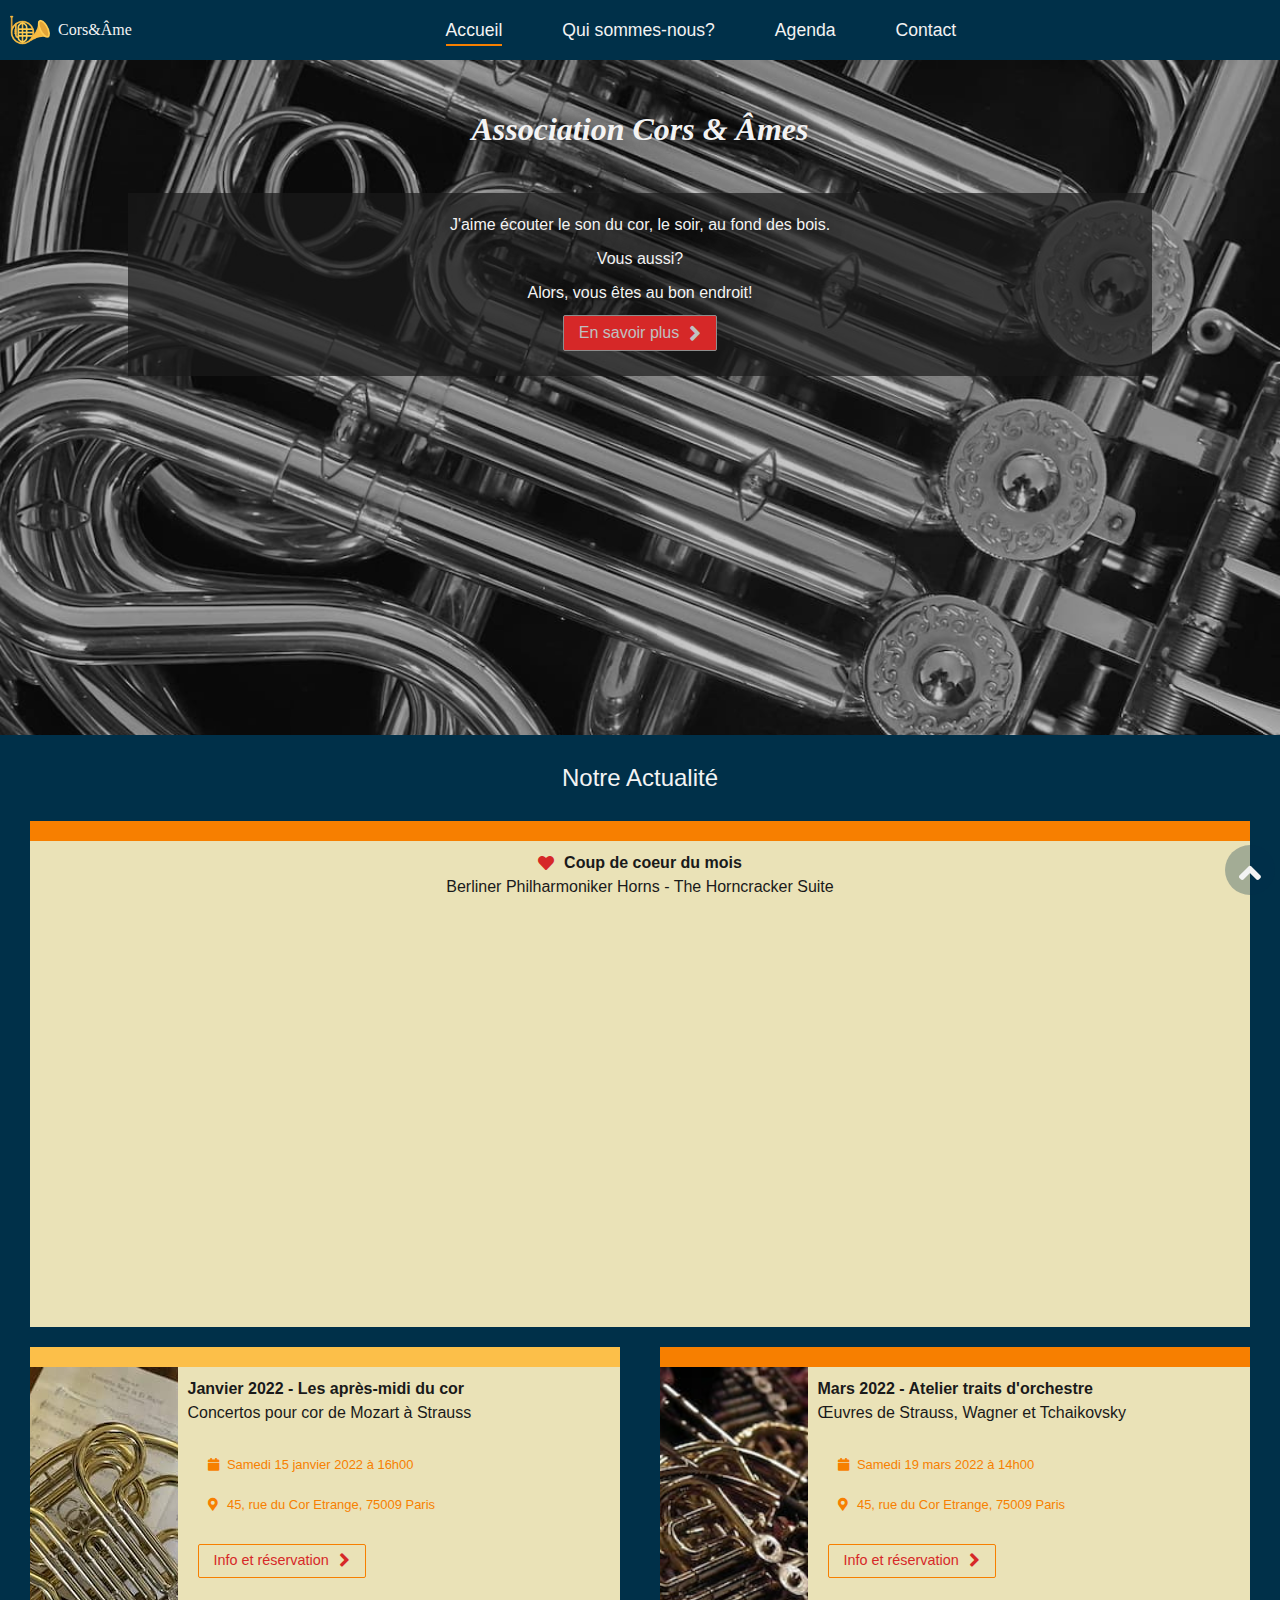
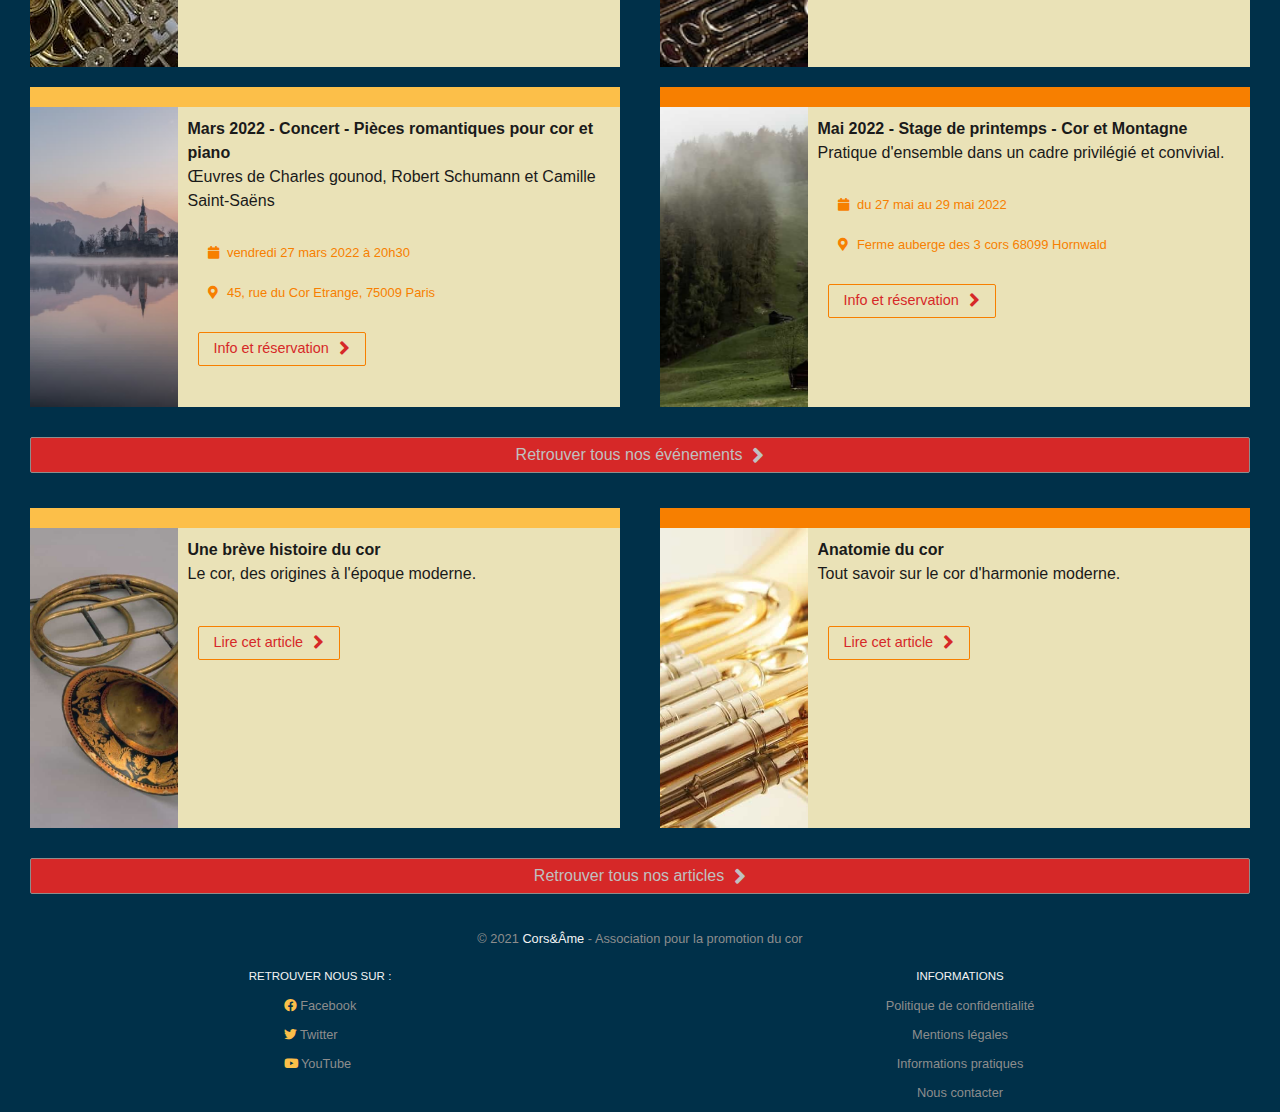
<file: index.html>
<!DOCTYPE html>
<html lang="fr">
  <head>
    <meta charset="UTF-8" />
    <meta http-equiv="X-UA-Compatible" content="IE=edge" />
    <meta name="viewport" content="width=device-width, initial-scale=1.0" />
    <title>Cors & âme - Association pour la promotion du cor</title>
    <meta
      name="description"
      content="Cors et Âmes est une association ayant pour but la promotion du cor."
    />
    <link rel="apple-touch-icon" sizes="180x180" href="/apple-touch-icon.png" />
    <link rel="icon" type="image/png" sizes="32x32" href="/favicon-32x32.png" />
    <link rel="icon" type="image/png" sizes="16x16" href="/favicon-16x16.png" />
    <link rel="manifest" href="/site.webmanifest" />
    <link rel="mask-icon" href="/safari-pinned-tab.svg" color="#5bbad5" />
    <meta name="msapplication-TileColor" content="#da532c" />
    <meta name="theme-color" content="#ffffff" />
    <link rel="stylesheet" href="/res/font/fontawesome/css/all.min.css" />
    <link rel="stylesheet" href="stylesheet/style.css" />
  </head>
  <body>
    <header>
      <a href="#">
        <figure class="logo" title="Retour à l'accueil">
          <img src="/res/icon/cor3-64.png" alt="Cors & Âmes - Accueil" />
          <figcaption>Cors&Âme</figcaption>
        </figure>
      </a>
      <nav>
        <input type="checkbox" name="toggle" id="toggle" class="toggle" />
        <label for="toggle" class="btn-menu" title="afficher/cacher le menu général"><span></span></label>
        <div class="menu">
          <ul>
            <li><a href="#" class="current" title="Retourner à la page d'acceuil">Accueil</a></li>
            <li><a href="/association/qui-sommes-nous.html" title="Découvrir notre association">Qui sommes-nous?</a></li>
            <li><a href="/agenda/agenda.html" title="Consulter notre agenda">Agenda</a></li>
            <li><a href="/association/contact.html" title="Prendre contact avec nous">Contact</a></li>
          </ul>
        </div>
      </nav>
    </header>
    <main>
      <div class="banner">
        <div class="background bi1 anim"><div class="overlay"></div></div>
        <div class="wrapper">
          <h1>Association Cors&nbsp;&&nbsp;Âmes</h1>
          <div class="text-container">
            <p>J'aime écouter le son du cor, le soir, au fond des bois.</p>
            <p>Vous aussi?</p>
            <p>Alors, vous êtes au bon endroit!</p>
            <div class="btn-container">
              <a href="/association/qui-sommes-nous.html" class="btn-prim"><span class="action">En savoir plus</span></a>
            </div>
          </div>
          <div class="slide-container">
            <i class="slide"></i>
          </div>
        </div>
      </div>
      <section>
        <div class="wrapper">
          <h2>Notre Actualité</h2>
          <article>
            <div class="video-block up-line">
              
                <h3 class="heart">Coup de coeur du mois</h3>
                <h4>Berliner Philharmoniker Horns - The Horncracker Suite</h4>
                <div class="mw-center">
                  <div class="video">
                    <iframe width="560" height="315" src="https://www.youtube.com/embed/-PaLnxEeUSg" title="YouTube video player" frameborder="0" allow="accelerometer; autoplay; clipboard-write; encrypted-media; gyroscope; picture-in-picture" allowfullscreen></iframe>
                  
                  </div>
                </div>
            </div>
          </article>
          
          <article class="bs-2-columns">
            <div class="card up-line">
              <img src="/res/img/cor2-min.jpg" alt="Concerto de Mozart" />
              <div class="info-block">
                <h3>Janvier 2022 - Les après-midi du cor</h3>
                <h4>Concertos pour cor de Mozart à Strauss</h4>
                <div class="info info-detail">
                  <p class="info info-date">
                    <time datetime="2022-01-15T16:00"
                      >Samedi 15 janvier 2022 à 16h00</time
                    >
                  </p>
                  <p class="info info-where">
                    <span>45, rue du Cor Etrange, 75009 Paris</span>
                  </p>
                  <a href="/agenda/202201/atelier20220115.html" class="btn"><span class="action">Info et réservation</span></a>
                </div>
              </div>
            </div>
          </article>
          <article class="bs-2-columns">
            <div class="card up-line">
              <img src="/res/img/cor3-min.jpg" alt="Traits d'orchestre" />
              <div class="info-block">
                <h3>Mars 2022 - Atelier traits d'orchestre</h3>
                <h4>Œuvres de Strauss, Wagner et Tchaikovsky</h4>
                <div class="info info-detail">
                  <p class="info info-date">
                    <time datetime="2022-03-19T14:00"
                      >Samedi 19 mars 2022 à 14h00</time
                    >
                  </p>
                  <p class="info info-where">
                    45, rue du Cor Etrange, 75009 Paris
                  </p>
                  <a href="/agenda/202203/atelier20220319.html" class="btn"><span class="action">Info et réservation</span></a>
                </div>
              </div>
            </div>
          </article>
          <article class="bs-2-columns">
            <div class="card up-line">
              <img src="/res/img/cor4-min.jpg" alt="Concert" />
              <div class="info-block">
                <h3>
                  Mars 2022 - Concert - Pièces romantiques pour cor et piano
                </h3>
                <h4>
                  Œuvres de Charles gounod, Robert Schumann et Camille
                  Saint-Saëns
                </h4>
                <div class="info info-detail">
                  <p class="info info-date">
                    <time datetime="2022-03-27T20:30">
                      vendredi 27 mars 2022 à 20h30</time
                    >
                  </p>
                  <p class="info info-where">
                    45, rue du Cor Etrange, 75009 Paris
                  </p>
                  <a href="/agenda/202203/concert20220327.html" class="btn"><span class="action">Info et réservation</span></a>
                </div>
              </div>
            </div>
          </article>
          <article class="bs-2-columns">
            <div class="card up-line">
              <img src="/res/img/cor5-min.jpg" alt="Concert" />
              <div class="info-block">
                <h3>Mai 2022 - Stage de printemps - Cor et Montagne</h3>
                <h4>
                  Pratique d'ensemble dans un cadre privilégié et convivial.
                </h4>
                <div class="info info-detail">
                  <p class="info info-date">
                    <span>du <time datetime="2022-05-27"> 27 mai</time> au
                    <time datetime="2022-05-29"> 29 mai 2022</time><span>
                  </p>
                  <p class="info info-where">
                    Ferme auberge des 3 cors 68099 Hornwald
                  </p>
                  <a href="/agenda/202205/stage20220527.html" class="btn"><span class="action">Info et réservation</span></a>
                </div>
              </div>
            </div>
          </article>
          <div class="full-width-container">
            <a href="/agenda/agenda.html" class="btn-prim"><span class="action">Retrouver tous nos événements</span></a>
          </div>
          <article class="bs-2-columns">
            <div class="card up-line">
              <img src="/res/img/cor7-min.jpg" alt="Article histoire du cor" />
              <div class="info-block">
                <h3>Une brève histoire du cor</h3>
                <h4>Le cor, des origines à l'époque moderne.</h4>
                <div class="info info-detail">
                  <a href="/article/histoire.html" class="btn"><span class="action">Lire cet article</span></a>
                </div>
              </div>
            </div>
          </article>
          <article class="bs-2-columns">
            <div class="card up-line">
              <img src="/res/img/cor6-min.jpg" alt="Anatomie du cor" />
              <div class="info-block">
                <h3>Anatomie du cor</h3>
                <h4>Tout savoir sur le cor d'harmonie moderne.</h4>
                <div class="info info-detail">
                  <a href="/article/anatomie.html" class="btn"><span class="action">Lire cet article</span></a>
                </div>
              </div>
            </div>
          </article>

          <div class="full-width-container">
            <a href="/article/tous-les-articles.html" class="btn-prim"><span class="action">Retrouver tous nos articles</span></i></a>
          </div>
        </div>
      </section>
    </main>
    <footer>
      <div class="foot-head">
        <p>
          © 2021 <span class="highlight">Cors&Âme</span> - Association pour la
          promotion du cor
        </p>
      </div>
      <div class="foot-column">
        <div class="col-title highlight">
          <p>Retrouver nous sur :</p>
        </div>
        <ul class="col-main">
          <li>
            <a href="https://www.facebook.com/Cors.Ame" target="_blank"
              ><i class="fab fa-facebook"></i> Facebook</a
            >
          </li>
          <li>
            <a href="https://www.twitter.com/Cors.Ame" target="_blank"
              ><i class="fab fa-twitter"></i> Twitter</a
            >
          </li>
          <li>
            <a href="https://www.youtube.com/Cors.Ame" target="_blank"
              ><i class="fab fa-youtube"></i> YouTube</a
            >
          </li>
        </ul>
      </div>
      <div class="foot-column">
        <div class="col-title highlight">
          <p>Informations</p>
        </div>
        <ul class="col-main">
          <li class="centered">
            <a href="/association/politique-confidentialite.html">
              Politique de confidentialité
            </a>
          </li>
          <li class="centered">
            <a href="/association/mention-legale.html">Mentions légales</a>
          </li>
          <li class="centered">
            <a href="/association/qui-sommes-nous.html#informations-pratiques"
              >Informations pratiques</a
            >
          </li>
          <li class="centered">
            <a href="/association/contact.html">Nous contacter</a>
          </li>
        </ul>
      </div>
      <a href="#" class="totop" title="retour en haut de page"><i class="fas fa-angle-up"></i></a>
     </footer>
 </body>
</html>
</file>
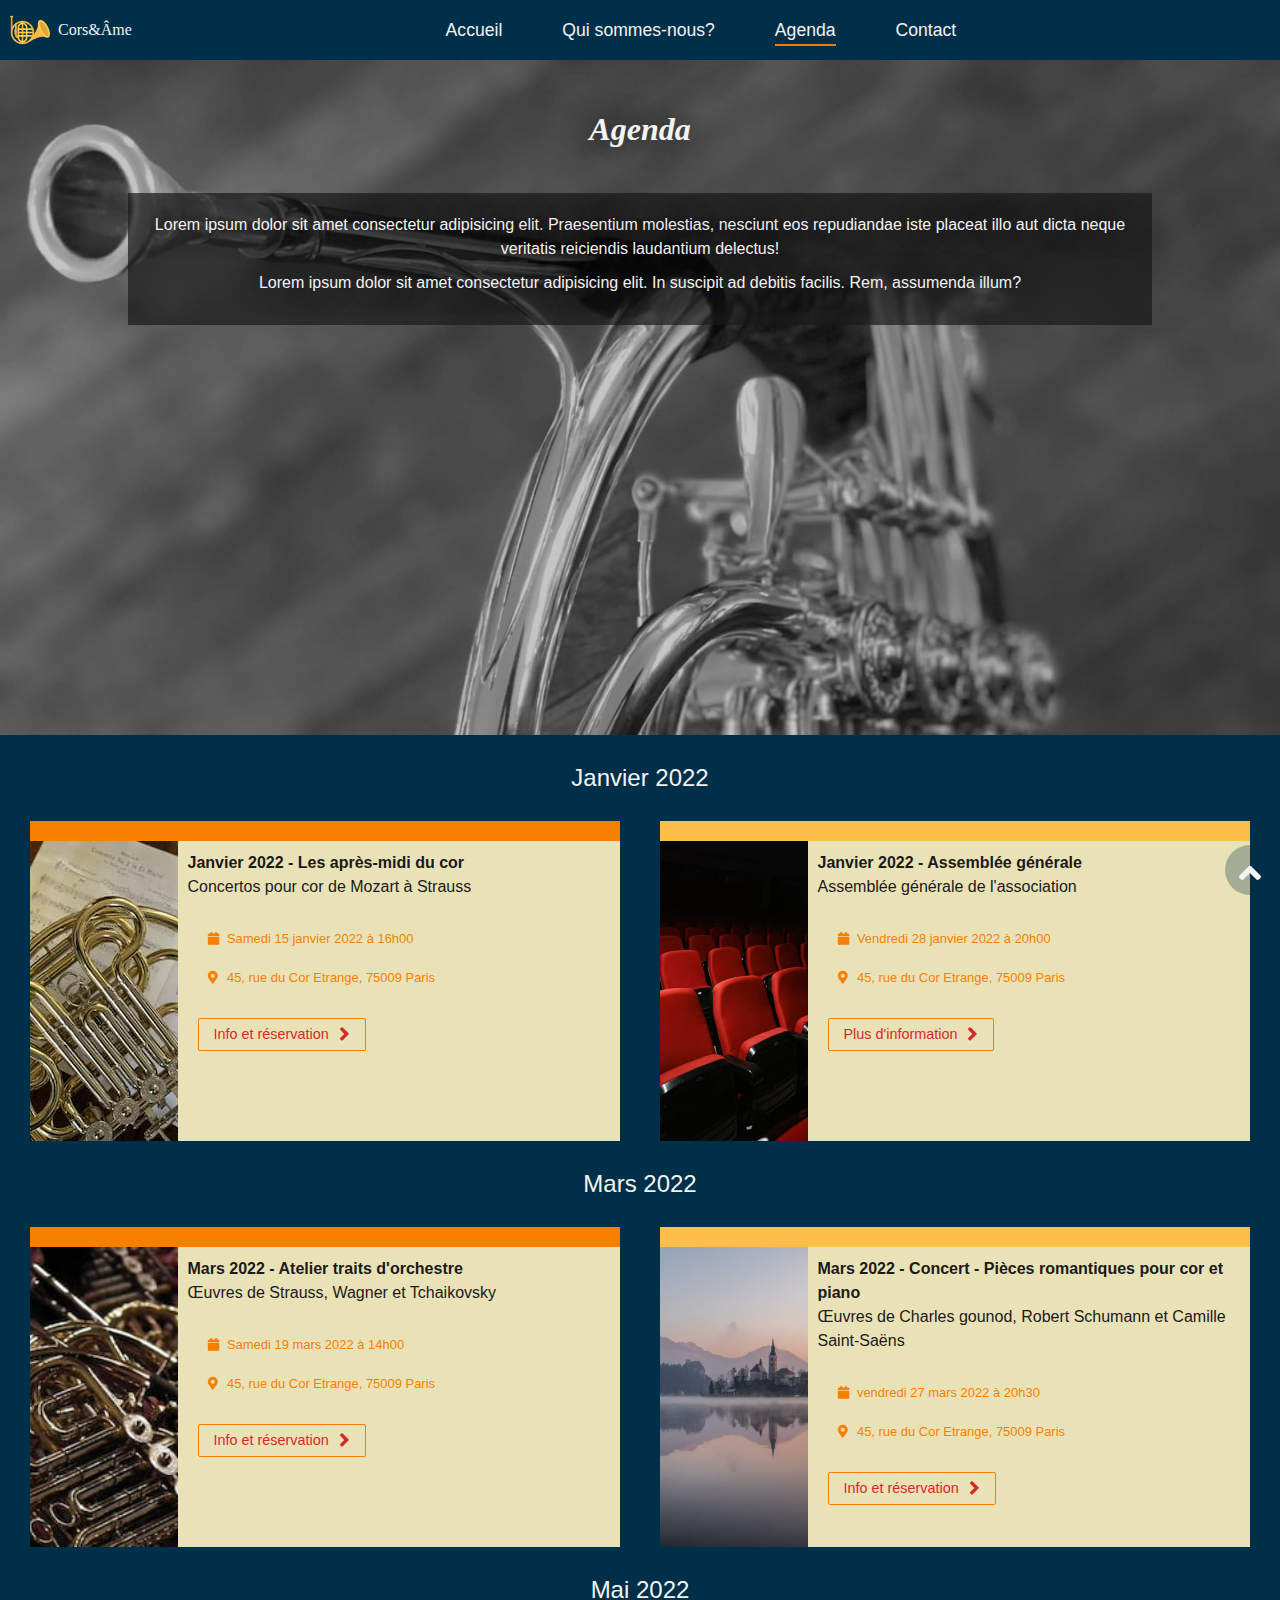
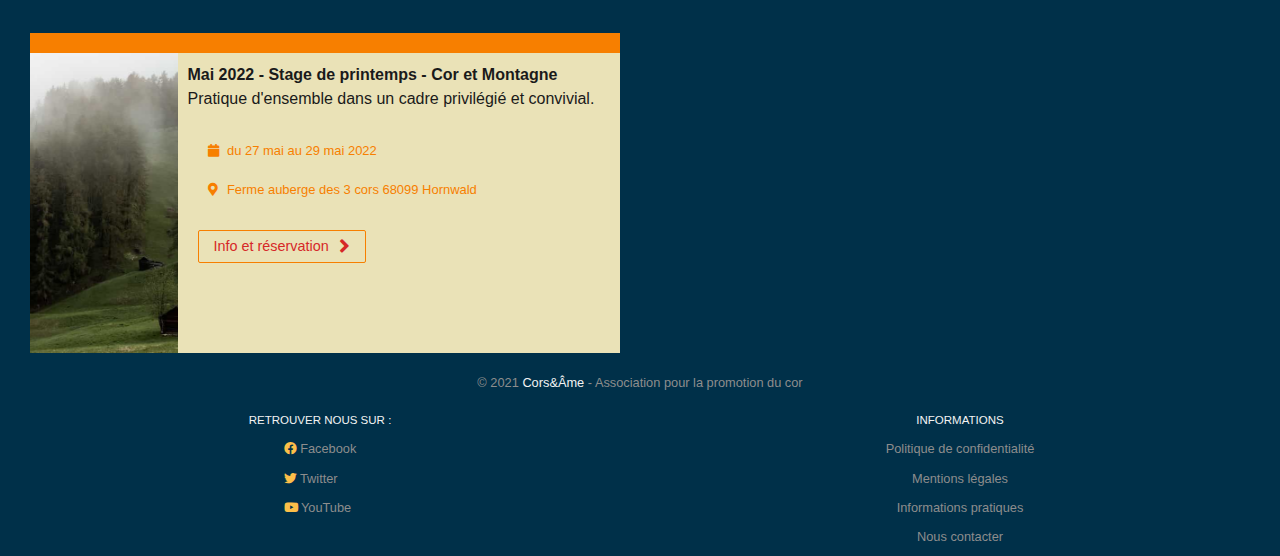
<file: agenda/agenda.html>
<!DOCTYPE html>
<html lang="fr">
  <head>
    <meta charset="UTF-8" />
    <meta http-equiv="X-UA-Compatible" content="IE=edge" />
    <meta name="viewport" content="width=device-width, initial-scale=1.0" />
    <title>Cors & âme - Association pour la promotion du cor</title>
    <meta
      name="description"
      content="Cors et Âmes est une association ayant pour but la promotion du cor."
    />
    <link rel="apple-touch-icon" sizes="180x180" href="/apple-touch-icon.png" />
    <link rel="icon" type="image/png" sizes="32x32" href="/favicon-32x32.png" />
    <link rel="icon" type="image/png" sizes="16x16" href="/favicon-16x16.png" />
    <link rel="manifest" href="/site.webmanifest" />
    <link rel="mask-icon" href="/safari-pinned-tab.svg" color="#5bbad5" />
    <meta name="msapplication-TileColor" content="#da532c" />
    <meta name="theme-color" content="#ffffff" />
    <link rel="stylesheet" href="/res/font/fontawesome/css/all.min.css" />
    <link rel="stylesheet" href="/stylesheet/style.css" />
  </head>
  <body>
    <header>
      <a href="/">
        <figure class="logo" title="Retour à l'accueil">
          <img src="/res/icon/cor3-64.png" alt="Cors & Âmes - Accueil" />
          <figcaption>Cors&Âme</figcaption>
        </figure>
      </a>
      <nav>
        <input type="checkbox" name="toggle" id="toggle" class="toggle" />
        <label for="toggle" class="btn-menu" title="afficher/cacher le menu général"><span></span></label>
        <div class="menu">
          <ul>
            <li><a href="/" title="Retourner à la page d'acceuil">Accueil</a></li>
            <li><a href="/association/qui-sommes-nous.html" title="Découvrir notre association" >Qui sommes-nous?</a></li>
            <li><a href="#" title="Consulter notre agenda" class="current">Agenda</a></li>
            <li><a href="/association/contact.html" title="Prendre contact avec nous">Contact</a></li>
          </ul>
        </div>
      </nav>
    </header>
    <main>
      <div class="banner">
        <div class="background bi3 anim"><div class="overlay"></div></div>
        <div class="wrapper">
            <h1>Agenda</h1>
            <div class="text-container">
              <p>
                Lorem ipsum dolor sit amet consectetur adipisicing elit. Praesentium molestias, nesciunt eos repudiandae iste placeat illo aut dicta neque veritatis reiciendis laudantium delectus!
              </p>
              <p>Lorem ipsum dolor sit amet consectetur adipisicing elit. In suscipit ad debitis facilis. Rem, assumenda illum?</p>
              
            </div>
            <div class="slide-container">
              <i class="slide"></i>
            </div>
          </div>
      </div>
      <section>
        <div class="wrapper">

          <h2>Janvier 2022</h2>
          <article class="bs-2-columns">
            <div class="card up-line">
              <img src="/res/img/cor2-min.jpg" alt="Concerto de Mozart" />
              <div class="info-block">
                <h3>Janvier 2022 - Les après-midi du cor</h3>
                <h4>Concertos pour cor de Mozart à Strauss</h4>
                <div class="info info-detail">
                  <p class="info info-date">
                    <time datetime="2022-01-15T16:00"
                      >Samedi 15 janvier 2022 à 16h00</time
                    >
                  </p>
                  <p class="info info-where">
                    <span>45, rue du Cor Etrange, 75009 Paris</span>
                  </p>
                  <a href="/agenda/202201/atelier20220115.html" class="btn"><span class="action">Info et réservation</span></a>
                </div>
              </div>
            </div>
          </article>
          <article class="bs-2-columns">
            <div class="card up-line">
              <img src="/res/img/assemblee-min.jpg" alt="Assemblée générale" />
              <div class="info-block">
                <h3>Janvier 2022 - Assemblée générale</h3>
                <h4>Assemblée générale de l'association</h4>
                <div class="info info-detail">
                  <p class="info info-date">
                    <time datetime="2022-01-28T20:00"
                      >Vendredi 28 janvier 2022 à 20h00</time>
                  </p>
                  <p class="info info-where">
                    <span>45, rue du Cor Etrange, 75009 Paris</span>
                  </p>
                  <a href="/agenda/202201/ag20220128.html" class="btn"><span class="action">Plus d'information</span></a>
                </div>
              </div>
            </div>
          </article>
         </div>
         <div class="wrapper">

          <h2>Mars 2022</h2>
          <article class="bs-2-columns">
            <div class="card up-line">
              <img src="/res/img/cor3-min.jpg" alt="Traits d'orchestre" />
              <div class="info-block">
                <h3>Mars 2022 - Atelier traits d'orchestre</h3>
                <h4>Œuvres de Strauss, Wagner et Tchaikovsky</h4>
                <div class="info info-detail">
                  <p class="info info-date">
                    <time datetime="2022-03-19T14:00"
                      >Samedi 19 mars 2022 à 14h00</time
                    >
                  </p>
                  <p class="info info-where">
                    45, rue du Cor Etrange, 75009 Paris
                  </p>
                  <a href="/agenda/202203/atelier20220319.html" class="btn"><span class="action">Info et réservation</span></a>
                </div>
              </div>
            </div>
          </article>
          <article class="bs-2-columns">
            <div class="card up-line">
              <img src="/res/img/cor4-min.jpg" alt="Concert" />
              <div class="info-block">
                <h3>
                  Mars 2022 - Concert - Pièces romantiques pour cor et piano
                </h3>
                <h4>
                  Œuvres de Charles gounod, Robert Schumann et Camille
                  Saint-Saëns
                </h4>
                <div class="info info-detail">
                  <p class="info info-date">
                    <time datetime="2022-03-27T20:30">
                      vendredi 27 mars 2022 à 20h30</time
                    >
                  </p>
                  <p class="info info-where">
                    45, rue du Cor Etrange, 75009 Paris
                  </p>
                  <a href="/agenda/202203/concert20220327.html" class="btn"><span class="action">Info et réservation</span></a>
                </div>
              </div>
            </div>
          </article>
         </div>
         <div class="wrapper">

          <h2>Mai 2022</h2>
          <article class="bs-2-columns">
            <div class="card up-line">
              <img src="/res/img/cor5-min.jpg" alt="Concert" />
              <div class="info-block">
                <h3>Mai 2022 - Stage de printemps - Cor et Montagne</h3>
                <h4>
                  Pratique d'ensemble dans un cadre privilégié et convivial.
                </h4>
                <div class="info info-detail">
                  <p class="info info-date">
                    <span>du <time datetime="2022-05-27"> 27 mai</time> au
                    <time datetime="2022-05-29"> 29 mai 2022</time><span>
                  </p>
                  <p class="info info-where">
                    Ferme auberge des 3 cors 68099 Hornwald
                  </p>
                  <a href="/agenda/202205/stage20220527.html" class="btn"><span class="action">Info et réservation</span></a>
                </div>
              </div>
            </div>
          </article>
         </div>
      </section>
       
    </main>
    <footer>
      <div class="foot-head">
        <p>
          © 2021 <span class="highlight">Cors&Âme</span> - Association pour la
          promotion du cor
        </p>
      </div>
      <div class="foot-column">
        <div class="col-title highlight">
          <p>Retrouver nous sur :</p>
        </div>
        <ul class="col-main">
          <li>
            <a href="https://www.facebook.com/Cors.Ame" target="_blank"
              ><i class="fab fa-facebook"></i> Facebook</a
            >
          </li>
          <li>
            <a href="https://www.twitter.com/Cors.Ame" target="_blank"
              ><i class="fab fa-twitter"></i> Twitter</a
            >
          </li>
          <li>
            <a href="https://www.youtube.com/Cors.Ame" target="_blank"
              ><i class="fab fa-youtube"></i> YouTube</a
            >
          </li>
        </ul>
      </div>
      <div class="foot-column">
        <div class="col-title highlight">
          <p>Informations</p>
        </div>
        <ul class="col-main">
          <li class="centered">
            <a href="/association/politique-confidentialite.html">
              Politique de confidentialité
            </a>
          </li>
          <li class="centered">
            <a href="/association/mention-legale.html">Mentions légales</a>
          </li>
          <li class="centered">
            <a href="/association/qui-sommes-nous.html#informations-pratiques"
              >Informations pratiques</a
            >
          </li>
          <li class="centered">
            <a href="/association/contact.html">Nous contacter</a>
          </li>
        </ul>
      </div>
      <a href="#" class="totop" title="retour en haut de page"><i class="fas fa-angle-up"></i></a>
    </footer>
  </body>
</html>
</file>
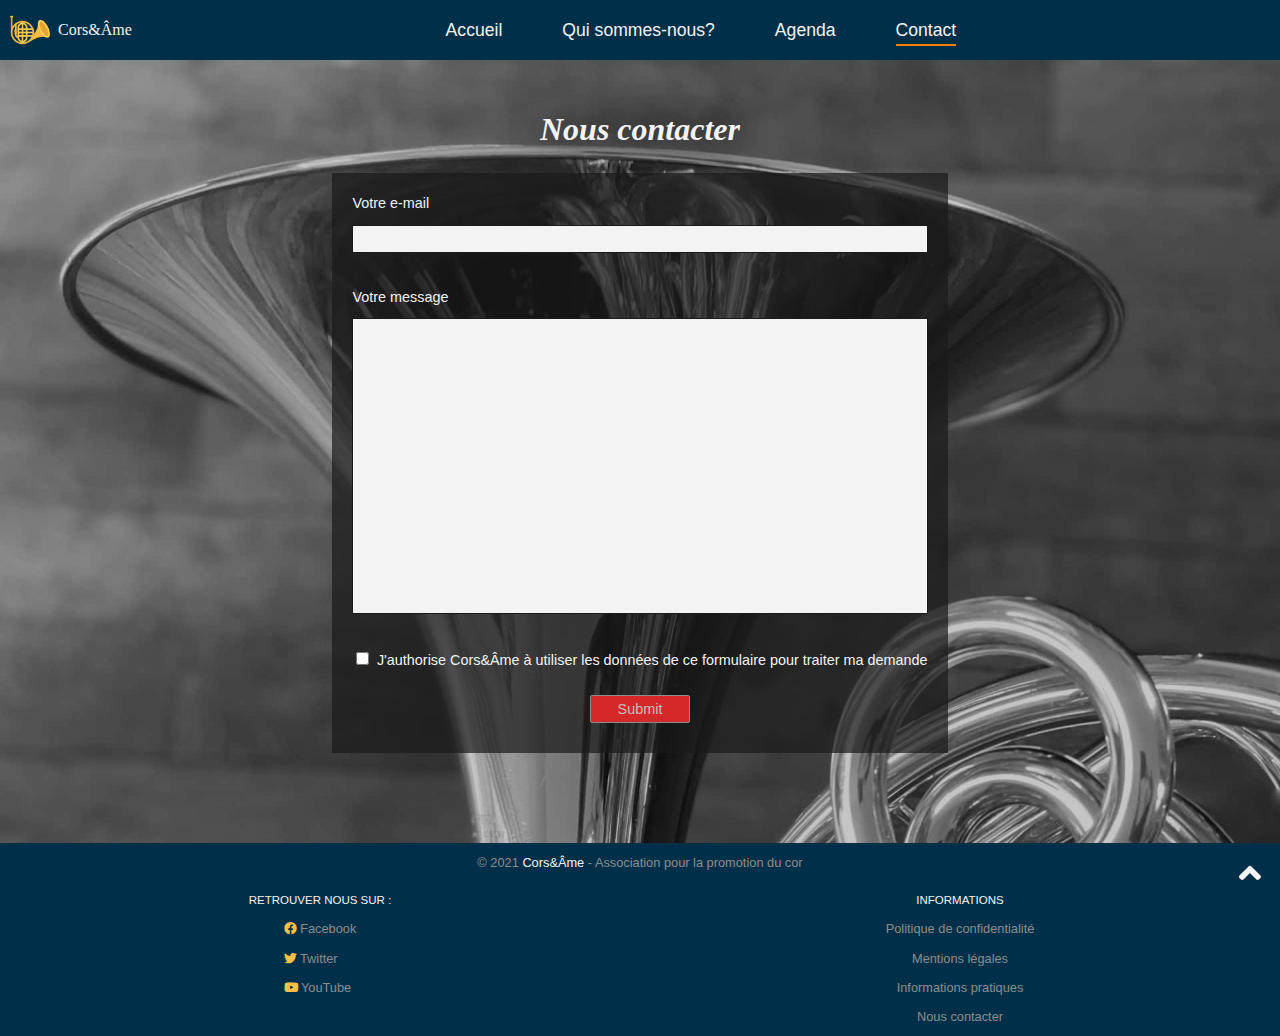
<file: association/contact.html>
<!DOCTYPE html>
<html lang="fr">
  <head>
    <meta charset="UTF-8" />
    <meta http-equiv="X-UA-Compatible" content="IE=edge" />
    <meta name="viewport" content="width=device-width, initial-scale=1.0" />
    <title>Cors & âme - Association pour la promotion du cor</title>
    <meta
      name="description"
      content="Cors et Âmes est une association ayant pour but la promotion du cor."
    />
    <link rel="apple-touch-icon" sizes="180x180" href="/apple-touch-icon.png" />
    <link rel="icon" type="image/png" sizes="32x32" href="/favicon-32x32.png" />
    <link rel="icon" type="image/png" sizes="16x16" href="/favicon-16x16.png" />
    <link rel="manifest" href="/site.webmanifest" />
    <link rel="mask-icon" href="/safari-pinned-tab.svg" color="#5bbad5" />
    <meta name="msapplication-TileColor" content="#da532c" />
    <meta name="theme-color" content="#ffffff" />
    <link rel="stylesheet" href="/res/font/fontawesome/css/all.min.css" />
    <link rel="stylesheet" href="/stylesheet/style.css" />
  </head>
  <body>
    <header>
      <a href="/">
        <figure class="logo" title="Retour à l'accueil">
          <img src="/res/icon/cor3-64.png" alt="Cors & Âmes - Accueil" />
          <figcaption>Cors&Âme</figcaption>
        </figure>
      </a>
      <nav>
        <input type="checkbox" name="toggle" id="toggle" class="toggle" />
        <label
          for="toggle"
          class="btn-menu"
          title="afficher/cacher le menu général"
          ><span></span
        ></label>
        <div class="menu">
          <ul>
            <li>
              <a href="/" title="Retourner à la page d'acceuil">Accueil</a>
            </li>
            <li>
              <a
                href="/association/qui-sommes-nous.html"
                title="Découvrir notre association"
                >Qui sommes-nous?</a
              >
            </li>
            <li>
              <a href="/agenda/agenda.html" title="Consulter notre agenda"
                >Agenda</a
              >
            </li>
            <li>
              <a href="#" title="Prendre contact avec nous" class="current"
                >Contact</a
              >
            </li>
          </ul>
        </div>
      </nav>
    </header>
    <main>
      <div class="banner heigth-large">
        <div class="background bi4 anim"><div class="overlay"></div></div>
        <div class="wrapper">
          <h1>Nous contacter</h1>
          <div class="form-container">
            <form method="post">
              <label for="email">Votre e-mail</label>
              <input type="email" name="email" id="email" required /><br />
              <label for="message">Votre message</label>
              <textarea name="message" id="message" required></textarea><br />
              <div>
                <input type="checkbox" name="authorize" id="authorizes" />
                <label for="authorize" class="inline-label"
                  >J'authorise Cors&Âme à utiliser les données de ce formulaire
                  pour traiter ma demande</label
                >
              </div>
              <input type="submit" class="btn-prim" action="contact-us.php" />
            </form>
          </div>
        </div>
      </div>
    </main>
    <footer>
      <div class="foot-head">
        <p>
          © 2021 <span class="highlight">Cors&Âme</span> - Association pour la
          promotion du cor
        </p>
      </div>
      <div class="foot-column">
        <div class="col-title highlight">
          <p>Retrouver nous sur :</p>
        </div>
        <ul class="col-main">
          <li>
            <a href="https://www.facebook.com/Cors.Ame" target="_blank"
              ><i class="fab fa-facebook"></i> Facebook</a
            >
          </li>
          <li>
            <a href="https://www.twitter.com/Cors.Ame" target="_blank"
              ><i class="fab fa-twitter"></i> Twitter</a
            >
          </li>
          <li>
            <a href="https://www.youtube.com/Cors.Ame" target="_blank"
              ><i class="fab fa-youtube"></i> YouTube</a
            >
          </li>
        </ul>
      </div>
      <div class="foot-column">
        <div class="col-title highlight">
          <p>Informations</p>
        </div>
        <ul class="col-main">
          <li class="centered">
            <a href="/association/politique-confidentialite.html">
              Politique de confidentialité
            </a>
          </li>
          <li class="centered">
            <a href="/association/mention-legale.html">Mentions légales</a>
          </li>
          <li class="centered">
            <a href="/association/qui-sommes-nous.html#informations-pratiques"
              >Informations pratiques</a
            >
          </li>
          <li class="centered">
            <a href="/association/contact.html">Nous contacter</a>
          </li>
        </ul>
      </div>
      <a href="#" class="totop" title="retour en haut de page"
        ><i class="fas fa-angle-up"></i
      ></a>
    </footer>
  </body>
</html>
</file>
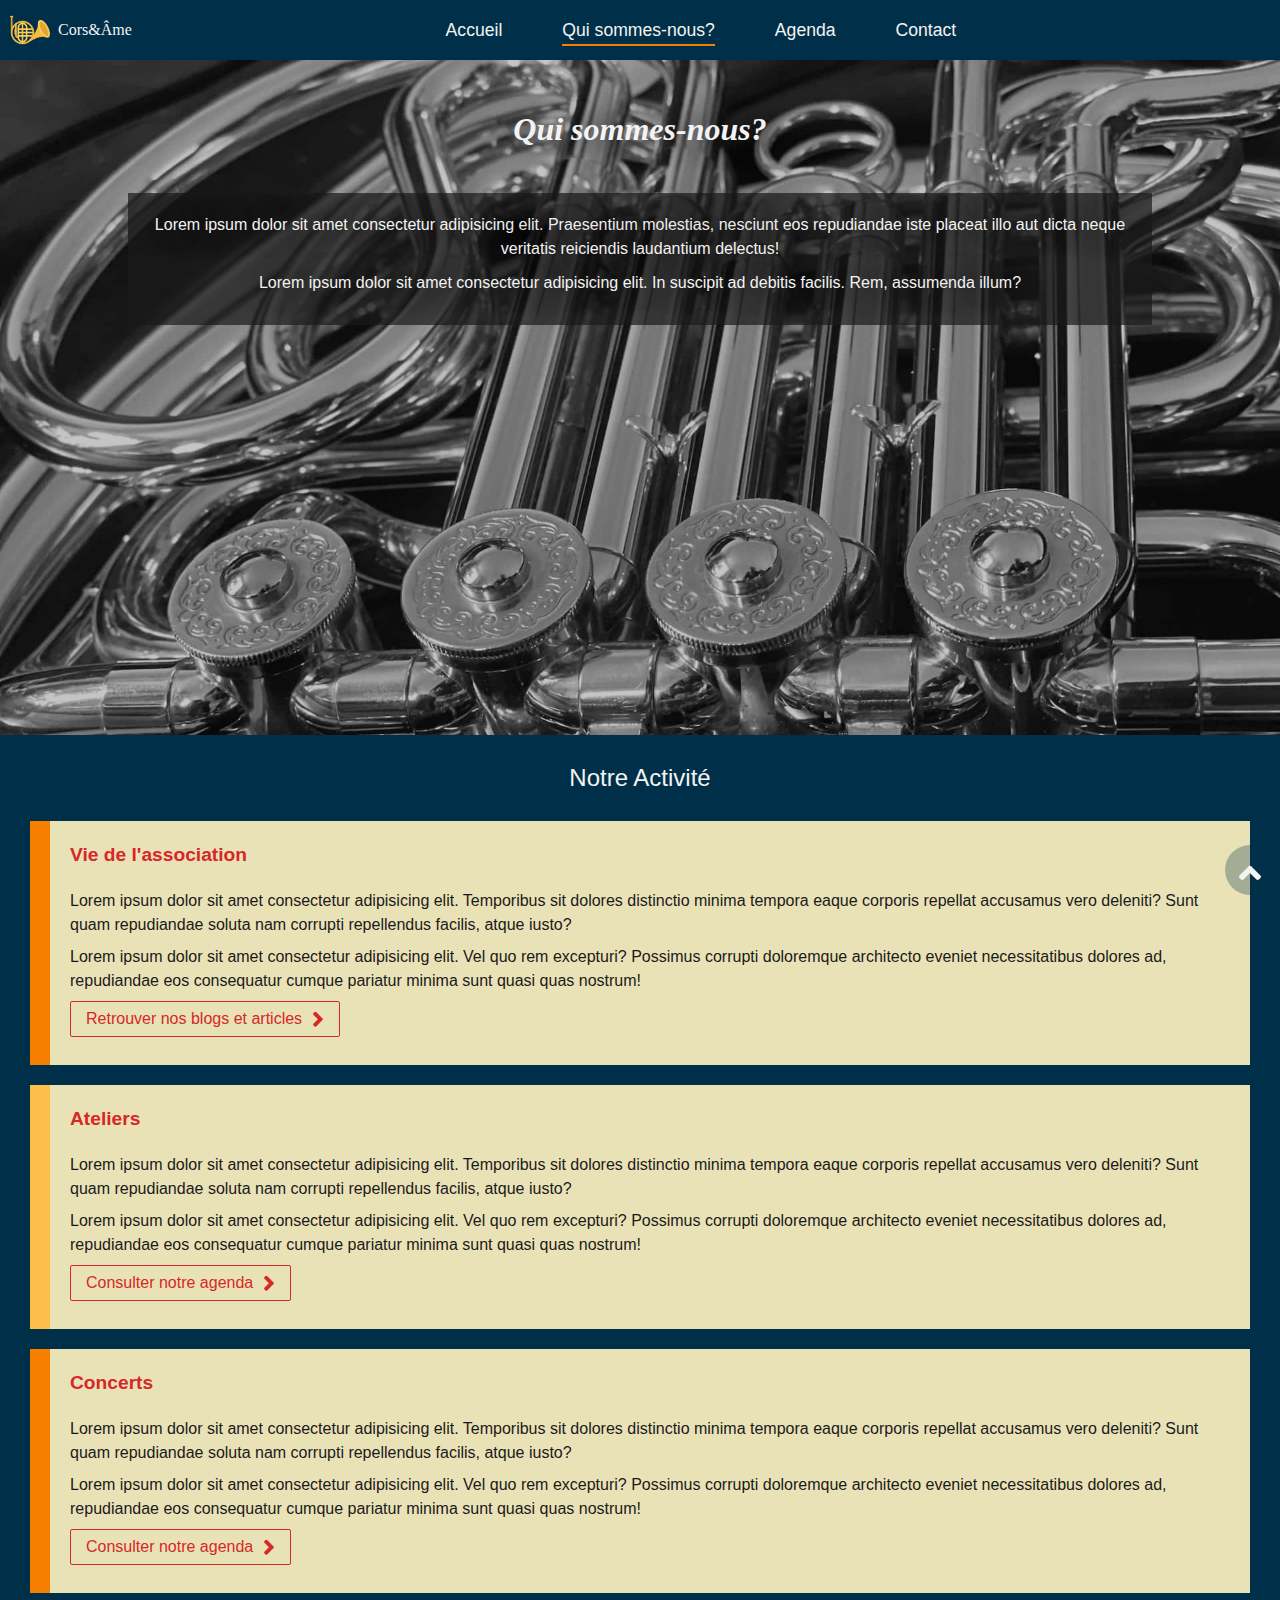
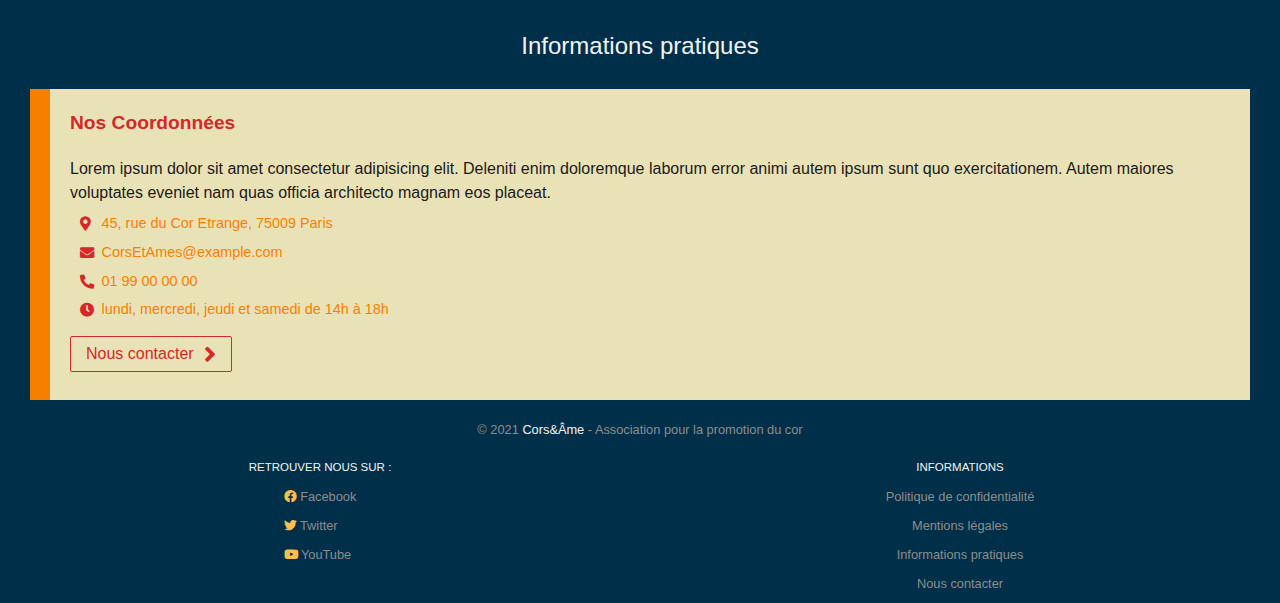
<file: association/qui-sommes-nous.html>
<!DOCTYPE html>
<html lang="fr">
  <head>
    <meta charset="UTF-8" />
    <meta http-equiv="X-UA-Compatible" content="IE=edge" />
    <meta name="viewport" content="width=device-width, initial-scale=1.0" />
    <title>Cors & âme - Association pour la promotion du cor</title>
    <meta
      name="description"
      content="Cors et Âmes est une association ayant pour but la promotion du cor."
    />
    <link rel="apple-touch-icon" sizes="180x180" href="/apple-touch-icon.png" />
    <link rel="icon" type="image/png" sizes="32x32" href="/favicon-32x32.png" />
    <link rel="icon" type="image/png" sizes="16x16" href="/favicon-16x16.png" />
    <link rel="manifest" href="/site.webmanifest" />
    <link rel="mask-icon" href="/safari-pinned-tab.svg" color="#5bbad5" />
    <meta name="msapplication-TileColor" content="#da532c" />
    <meta name="theme-color" content="#ffffff" />
    <link rel="stylesheet" href="/res/font/fontawesome/css/all.min.css" />
    <link rel="stylesheet" href="/stylesheet/style.css" />
  </head>
  <body>
    <header>
      <a href="/">
        <figure class="logo" title="Retour à l'accueil">
          <img src="/res/icon/cor3-64.png" alt="Cors & Âmes - Accueil" />
          <figcaption>Cors&Âme</figcaption>
        </figure>
      </a>
      <nav>
        <input type="checkbox" name="toggle" id="toggle" class="toggle" />
        <label
          for="toggle"
          class="btn-menu"
          title="afficher/cacher le menu général"
          ><span></span
        ></label>
        <div class="menu">
          <ul>
            <li>
              <a href="/" title="Retourner à la page d'acceuil">Accueil</a>
            </li>
            <li>
              <a href="#" title="Découvrir notre association" class="current"
                >Qui sommes-nous?</a
              >
            </li>
            <li>
              <a href="/agenda/agenda.html" title="Consulter notre agenda"
                >Agenda</a
              >
            </li>
            <li>
              <a
                href="/association/contact.html"
                title="Prendre contact avec nous"
                >Contact</a
              >
            </li>
          </ul>
        </div>
      </nav>
    </header>
    <main>
      <div class="banner">
        <div class="background bi2 anim"><div class="overlay"></div></div>
        <div class="wrapper">
          <h1>Qui sommes-nous?</h1>
          <div class="text-container">
            <p>
              Lorem ipsum dolor sit amet consectetur adipisicing elit.
              Praesentium molestias, nesciunt eos repudiandae iste placeat illo
              aut dicta neque veritatis reiciendis laudantium delectus!
            </p>
            <p>
              Lorem ipsum dolor sit amet consectetur adipisicing elit. In
              suscipit ad debitis facilis. Rem, assumenda illum?
            </p>
          </div>
          <div class="slide-container">
            <i class="slide"></i>
          </div>
        </div>
      </div>
      <section>
        <div class="wrapper">
          <h2>Notre Activité</h2>
          <article>
            <div class="text-block left-line">
              <h3>Vie de l'association</h3>
              <p>
                Lorem ipsum dolor sit amet consectetur adipisicing elit.
                Temporibus sit dolores distinctio minima tempora eaque corporis
                repellat accusamus vero deleniti? Sunt quam repudiandae soluta
                nam corrupti repellendus facilis, atque iusto?
              </p>
              <p>
                Lorem ipsum dolor sit amet consectetur adipisicing elit. Vel quo
                rem excepturi? Possimus corrupti doloremque architecto eveniet
                necessitatibus dolores ad, repudiandae eos consequatur cumque
                pariatur minima sunt quasi quas nostrum!
              </p>
              <a href="/article/index.html" class="btn"
                ><span class="action">Retrouver nos blogs et articles</span></a
              >
            </div>
          </article>
          <article>
            <div class="text-block left-line">
              <h3>Ateliers</h3>
              <p>
                Lorem ipsum dolor sit amet consectetur adipisicing elit.
                Temporibus sit dolores distinctio minima tempora eaque corporis
                repellat accusamus vero deleniti? Sunt quam repudiandae soluta
                nam corrupti repellendus facilis, atque iusto?
              </p>
              <p>
                Lorem ipsum dolor sit amet consectetur adipisicing elit. Vel quo
                rem excepturi? Possimus corrupti doloremque architecto eveniet
                necessitatibus dolores ad, repudiandae eos consequatur cumque
                pariatur minima sunt quasi quas nostrum!
              </p>
              <a href="/agenda/agenda.html" class="btn"
                ><span class="action">Consulter notre agenda</span></a
              >
            </div>
          </article>
          <article>
            <div class="text-block left-line">
              <h3>Concerts</h3>
              <p>
                Lorem ipsum dolor sit amet consectetur adipisicing elit.
                Temporibus sit dolores distinctio minima tempora eaque corporis
                repellat accusamus vero deleniti? Sunt quam repudiandae soluta
                nam corrupti repellendus facilis, atque iusto?
              </p>
              <p>
                Lorem ipsum dolor sit amet consectetur adipisicing elit. Vel quo
                rem excepturi? Possimus corrupti doloremque architecto eveniet
                necessitatibus dolores ad, repudiandae eos consequatur cumque
                pariatur minima sunt quasi quas nostrum!
              </p>
              <a href="/agenda/agenda.html" class="btn"
                ><span class="action">Consulter notre agenda</span></a
              >
            </div>
          </article>
        </div>
      </section>
      <section id="informations-pratiques">
        <div class="wrapper">
          <h2>Informations pratiques</h2>

          <article>
            <div class="text-block left-line">
              <h3>Nos Coordonnées</h3>
              <p>
                Lorem ipsum dolor sit amet consectetur adipisicing elit.
                Deleniti enim doloremque laborum error animi autem ipsum sunt
                quo exercitationem. Autem maiores voluptates eveniet nam quas
                officia architecto magnam eos placeat.
              </p>
              <address>
                <a
                  class="info info-where"
                  href="https://goo.gl/maps/qbY4ApiznpurAhWr5"
                  target="_blank"
                  title="Nous situer sur une carte"
                  >45, rue du Cor Etrange, 75009 Paris</a
                >
                <a
                  class="info info-email"
                  href="mailto:CorsEtAmes@example.com"
                  title="Nous envoyer un email"
                  >CorsEtAmes@example.com</a
                >
                <a
                  class="info info-phone"
                  href="tel:+330199000000"
                  title="Nous contacter par téléphone"
                  >01 99 00 00 00</a
                >
                <p class="info info-schedule">
                  lundi, mercredi, jeudi et samedi de 14h à 18h
                </p>
              </address>
              <a href="/association/contact.html" class="btn"
                ><span class="action">Nous contacter</span></a
              >
            </div>
          </article>
        </div>
      </section>
    </main>
    <footer>
      <div class="foot-head">
        <p>
          © 2021 <span class="highlight">Cors&Âme</span> - Association pour la
          promotion du cor
        </p>
      </div>
      <div class="foot-column">
        <div class="col-title highlight">
          <p>Retrouver nous sur :</p>
        </div>
        <ul class="col-main">
          <li>
            <a href="https://www.facebook.com/Cors.Ame" target="_blank"
              ><i class="fab fa-facebook"></i> Facebook</a
            >
          </li>
          <li>
            <a href="https://www.twitter.com/Cors.Ame" target="_blank"
              ><i class="fab fa-twitter"></i> Twitter</a
            >
          </li>
          <li>
            <a href="https://www.youtube.com/Cors.Ame" target="_blank"
              ><i class="fab fa-youtube"></i> YouTube</a
            >
          </li>
        </ul>
      </div>
      <div class="foot-column">
        <div class="col-title highlight">
          <p>Informations</p>
        </div>
        <ul class="col-main">
          <li class="centered">
            <a href="/association/politique-confidentialite.html">
              Politique de confidentialité
            </a>
          </li>
          <li class="centered">
            <a href="/association/mention-legale.html">Mentions légales</a>
          </li>
          <li class="centered">
            <a href="/association/qui-sommes-nous.html#informations-pratiques"
              >Informations pratiques</a
            >
          </li>
          <li class="centered">
            <a href="/association/contact.html">Nous contacter</a>
          </li>
        </ul>
      </div>
      <a href="#" class="totop" title="retour en haut de page"
        ><i class="fas fa-angle-up"></i
      ></a>
    </footer>
  </body>
</html>
</file>
<file: stylesheet/style.css>
/*---------------------------------------
Author : Pascal Ablitzer
Date : 2021-12-09

-----------------------------------------*/
/*--------------- Import --------------------------------------
---------------------------------------------------------------*/
/*---------------- fonts */
@font-face {
  font-family: 'Lato-Light';
  src: url("/res/font/Lato-Light/Lato-Light.woff2") format("woff2"), url("/res/font/Lato-Light/Lato-Light.woff") format("woff"), url("/res/font/Lato-Light/Lato-Light.ttf") format("truetype");
}

@font-face {
  font-family: 'Lato-Bold';
  src: url("/res/font/Lato-Bold/Lato-Bold.woff2") format("woff2"), url("/res/font/Lato-Bold/Lato-Bold.woff") format("woff"), url("/res/font/Lato-Bold/Lato-Bold.ttf") format("truetype");
}

@font-face {
  font-family: 'Lato-Regular';
  src: url("/res/font/Lato-Regular/Lato-Regular.woff2") format("woff2"), url("/res/font/Lato-Regular/Lato-Regular.woff") format("woff"), url("/res/font/Lato-Regular/Lato-Regular.ttf") format("truetype");
}

@font-face {
  font-family: 'Roboto-Regular';
  src: url("/res/font/Roboto-Regular/Roboto-Regular.woff2") format("woff2"), url("/res/font/Roboto-Regular/Roboto-Regular.woff") format("woff"), url("/res/font/Roboto-Regular/Roboto-Regular.ttf") format("truetype");
}

@font-face {
  font-family: 'Roboto-Italic';
  src: url("/res/font/Roboto-Italic/Roboto-Italic.woff2") format("woff2"), url("/res/font/Roboto-Italic/Roboto-Italic.woff") format("woff"), url("/res/font/Roboto-Italic/Roboto-Italic.ttf") format("truetype");
}

@font-face {
  font-family: 'Roboto-Bold';
  src: url("/res/font/Roboto-Bold/Roboto-Bold.woff2") format("woff2"), url("/res/font/Roboto-Bold/Roboto-Bold.woff") format("woff"), url("/res/font/Roboto-Bold/Roboto-Bold.ttf") format("truetype");
}

@font-face {
  font-family: 'Trirong-BoldItalic';
  src: url("/res/font/Trirong-BoldItalic/Trirong-BoldItalic.woff2") format("woff2"), url("/res/font/Trirong-BoldItalic/Trirong-BoldItalic.woff") format("woff"), url("/res/font/Trirong-BoldItalic/Trirong-BoldItalic.ttf") format("truetype");
}

@font-face {
  font-family: 'Trirong-Italic';
  src: url("/res/font/Trirong-Italic/Trirong-Italic.woff2") format("woff2"), url("/res/font/Trirong-Italic/Trirong-Italic.woff") format("woff"), url("/res/font/Trirong-Italic/Trirong-Italic.ttf") format("truetype");
}

/*---------------- Reset css */
/* http://meyerweb.com/eric/tools/css/reset/ 
   v2.0 | 20110126
   License: none (public domain)
*/
html,
body,
div,
span,
applet,
object,
iframe,
h1,
h2,
h3,
h4,
h5,
h6,
p,
blockquote,
pre,
a,
abbr,
acronym,
address,
big,
cite,
code,
del,
dfn,
em,
img,
ins,
kbd,
q,
s,
samp,
small,
strike,
strong,
sub,
sup,
tt,
var,
b,
u,
i,
center,
dl,
dt,
dd,
ol,
ul,
li,
fieldset,
form,
label,
legend,
table,
caption,
tbody,
tfoot,
thead,
tr,
th,
td,
article,
aside,
canvas,
details,
embed,
figure,
figcaption,
footer,
header,
hgroup,
menu,
nav,
output,
ruby,
section,
summary,
time,
mark,
audio,
video {
  margin: 0;
  padding: 0;
  border: 0;
  font-size: 100%;
  font: inherit;
  vertical-align: baseline;
}

/* HTML5 display-role reset for older browsers */
article,
aside,
details,
figcaption,
figure,
footer,
header,
hgroup,
menu,
nav,
section {
  display: block;
}

body {
  line-height: 1;
}

ol,
ul {
  list-style: none;
}

blockquote,
q {
  quotes: none;
}

blockquote:before,
blockquote:after,
q:before,
q:after {
  content: '';
  content: none;
}

table {
  border-collapse: collapse;
  border-spacing: 0;
}

/*--------------- Configuration variables ------------------------
---------------------------------------------------------------*/
/*--------------- Global Style --------------------------------
---------------------------------------------------------------*/
body {
  font-family: "Roboto", sans-serif;
  font-weight: 400;
  font-size: 16px;
  color: #f3f3f3;
  line-height: 1.5;
  background-color: #003049;
}

h1,
h2,
h3,
h4 {
  line-height: 150%;
}

h1 {
  font-family: "Trirong", serif;
  font-style: italic;
  font-weight: 700;
  font-size: 2em;
}

h2 {
  font-family: "Lato", sans-serif;
  font-weight: 700;
  font-size: 2em;
}

h3 {
  font-family: "Lato", sans-serif;
  font-weight: 700;
  font-size: 1.5em;
}

h4 {
  font-family: "Lato", sans-serif;
  font-weight: 400;
  font-size: 1.5em;
}

a {
  text-decoration: none;
  color: inherit;
}

.overlay {
  position: absolute;
  background-color: rgba(26, 26, 26, 0.25);
  top: 0px;
  bottom: 0px;
  left: 0px;
  right: 0px;
}

.btn, .btn-prim {
  display: inline-block;
  padding: 5px 15px;
  border-radius: 2px;
  margin-bottom: 5px;
  border: 1px solid #d62828;
}

.btn .action, .btn-prim .action {
  display: -webkit-box;
  display: -ms-flexbox;
  display: flex;
  -webkit-box-align: center;
      -ms-flex-align: center;
          align-items: center;
  -webkit-box-pack: center;
      -ms-flex-pack: center;
          justify-content: center;
}

.btn .action::after, .btn-prim .action::after {
  font-family: 'Font Awesome 5 Free';
  font-size: 1.5em;
  font-weight: 900;
  content: '\f105';
  margin-left: 10px;
  line-height: 1em;
}

.btn {
  border-color: #d62828;
  background-color: #eae2b7;
  color: #d62828;
}

@media (hover: hover) {
  .btn:hover {
    color: #eae2b7;
    background-color: #d62828;
  }
}

.btn-prim {
  border-color: #8d8d8d;
  background-color: #d62828;
  color: silver;
}

@media (hover: hover) {
  .btn-prim:hover {
    background-color: #f77f00;
    border-color: #d62828;
    color: #f3f3f3;
  }
}

/*--------------- info data with icons */
.info-date::before, .info-where::before, .info-schedule::before, .info-phone::before, .info-email::before {
  font-family: 'Font Awesome 5 Free';
  font-weight: 900;
  width: 1.5em;
  display: inline-block;
  -ms-flex-negative: 0;
      flex-shrink: 0;
}

.info {
  color: #f77f00;
}

.info-date::before {
  content: '\f133';
}

.info-where::before {
  content: '\f3c5';
}

.info-schedule::before {
  content: '\f017';
}

.info-phone::before {
  content: '\f879';
}

.info-email::before {
  content: '\f0e0';
}

.heart {
  display: -webkit-box;
  display: -ms-flexbox;
  display: flex;
  -webkit-box-align: center;
      -ms-flex-align: center;
          align-items: center;
  -webkit-box-pack: center;
      -ms-flex-pack: center;
          justify-content: center;
}

.heart::before {
  font-family: 'Font Awesome 5 Free';
  font-weight: 900;
  content: '\f004';
  margin-right: 10px;
  color: #d62828;
}

/*--------------- Layout Style --------------------------------------------------
---------------------------------------------------------------------------------*/
/*------------------------------------ Header */
@-webkit-keyframes rotate-45 {
  0% {
    -webkit-transform: rotate(0deg);
            transform: rotate(0deg);
  }
  50% {
    -webkit-transform: rotate(45deg);
            transform: rotate(45deg);
  }
  100% {
    -webkit-transform: rotate(0deg);
            transform: rotate(0deg);
  }
}
@keyframes rotate-45 {
  0% {
    -webkit-transform: rotate(0deg);
            transform: rotate(0deg);
  }
  50% {
    -webkit-transform: rotate(45deg);
            transform: rotate(45deg);
  }
  100% {
    -webkit-transform: rotate(0deg);
            transform: rotate(0deg);
  }
}

header {
  display: -webkit-box;
  display: -ms-flexbox;
  display: flex;
  background-color: #003049;
  height: 40px;
  padding: 10px 10px;
  color: #f3f3f3;
  -webkit-box-align: center;
      -ms-flex-align: center;
          align-items: center;
}

header .logo {
  display: -webkit-box;
  display: -ms-flexbox;
  display: flex;
  -webkit-box-align: center;
      -ms-flex-align: center;
          align-items: center;
}

header .logo img {
  max-width: 40px;
  max-height: 40px;
  -webkit-transition: all 0.3s ease-in-out;
  transition: all 0.3s ease-in-out;
}

header .logo:hover img {
  -webkit-animation: 2s ease-out 0s 1 running rotate-45;
          animation: 2s ease-out 0s 1 running rotate-45;
}

header .logo figcaption {
  margin-left: 0.5em;
  font-family: "Trirong", serif;
}

/*------------------------------------ Burger menu */
.toggle {
  display: none;
}

.btn-menu {
  position: absolute;
  top: -22px;
  right: 0;
  cursor: pointer;
  padding: 20px;
  z-index: 10001;
}

.btn-menu > span,
.btn-menu > span::before,
.btn-menu > span::after {
  display: block;
  width: 40px;
  height: 0px;
  padding: 2px 0;
  border-radius: 5px;
  background-color: #f3f3f3;
  -webkit-transition: all 0.3s ease-in-out;
  transition: all 0.3s ease-in-out;
  cursor: pointer;
}

.btn-menu > span::before {
  content: '';
  position: absolute;
  top: 10px;
}

.btn-menu > span::after {
  content: '';
  position: absolute;
  top: 30px;
}

.btn-menu:hover > span::before {
  -webkit-transform: translateY(-3px);
          transform: translateY(-3px);
}

.btn-menu:hover > span::after {
  -webkit-transform: translateY(3px);
          transform: translateY(3px);
}

.toggle:checked + .btn-menu > span {
  background-color: transparent;
}

.toggle:checked + .btn-menu > span::before {
  -webkit-transform: translateY(10px) rotate(45deg);
          transform: translateY(10px) rotate(45deg);
}

.toggle:checked + .btn-menu > span::after {
  -webkit-transform: translateY(-10px) rotate(-45deg);
          transform: translateY(-10px) rotate(-45deg);
}

.toggle:checked ~ .menu {
  visibility: visible;
  opacity: 1;
  z-index: 10000;
}

@media screen and (min-width: 680px) {
  .btn-menu {
    visibility: hidden;
  }
  .btn-menu > span::before,
  .btn-menu > span::after {
    visibility: hidden;
    opacity: 0;
  }
}

nav {
  position: relative;
  -webkit-box-flex: 1;
      -ms-flex-positive: 1;
          flex-grow: 1;
}

.menu {
  position: fixed;
  top: 0;
  bottom: 0;
  left: 0;
  right: 0;
  background-color: #003049;
  display: -webkit-box;
  display: -ms-flexbox;
  display: flex;
  -webkit-box-pack: center;
      -ms-flex-pack: center;
          justify-content: center;
  -webkit-box-align: center;
      -ms-flex-align: center;
          align-items: center;
  opacity: 0;
  visibility: hidden;
  -webkit-transition: all 0.3s ease-in-out;
  transition: all 0.3s ease-in-out;
}

.menu ul {
  display: -webkit-box;
  display: -ms-flexbox;
  display: flex;
  -webkit-box-pack: center;
      -ms-flex-pack: center;
          justify-content: center;
  -webkit-box-align: center;
      -ms-flex-align: center;
          align-items: center;
  -webkit-box-orient: vertical;
  -webkit-box-direction: normal;
      -ms-flex-direction: column;
          flex-direction: column;
}

.menu ul li {
  font-size: 1.1em;
  padding: 30px 0px;
  text-transform: uppercase;
}

.menu ul li a {
  border-bottom: 2px solid transparent;
  padding: 4px 0;
}

.menu ul li a.current {
  border-bottom: 2px solid #f77f00;
}

.menu ul li a:hover:not(.current) {
  border-bottom: 2px solid #fcbf49;
  color: #fcbf49;
}

@media screen and (min-width: 680px) {
  .menu {
    display: -webkit-box;
    display: -ms-flexbox;
    display: flex;
    -webkit-box-pack: center;
        -ms-flex-pack: center;
            justify-content: center;
    position: initial;
    visibility: visible;
    opacity: 1;
  }
  .menu ul {
    display: -webkit-box;
    display: -ms-flexbox;
    display: flex;
    -webkit-box-orient: horizontal;
    -webkit-box-direction: normal;
        -ms-flex-direction: row;
            flex-direction: row;
    -webkit-box-flex: 1;
        -ms-flex-positive: 1;
            flex-grow: 1;
  }
  .menu ul li {
    text-transform: initial;
    padding: 0px 30px;
  }
}

@-webkit-keyframes slide-up {
  0% {
    -webkit-transform: translateY(0px);
            transform: translateY(0px);
    opacity: 0;
  }
  50% {
    -webkit-transform: translateY(-10vh);
            transform: translateY(-10vh);
    opacity: 0.5;
  }
  80% {
    -webkit-transform: translateY(-10vh);
            transform: translateY(-10vh);
    opacity: 0;
  }
  100% {
    opacity: 0;
    -webkit-transform: translateY(0px);
            transform: translateY(0px);
  }
}

@keyframes slide-up {
  0% {
    -webkit-transform: translateY(0px);
            transform: translateY(0px);
    opacity: 0;
  }
  50% {
    -webkit-transform: translateY(-10vh);
            transform: translateY(-10vh);
    opacity: 0.5;
  }
  80% {
    -webkit-transform: translateY(-10vh);
            transform: translateY(-10vh);
    opacity: 0;
  }
  100% {
    opacity: 0;
    -webkit-transform: translateY(0px);
            transform: translateY(0px);
  }
}

.slide {
  color: #f3f3f3;
  opacity: 0;
  -webkit-animation: 4s ease 3s 6 running slide-up;
          animation: 4s ease 3s 6 running slide-up;
}

.slide::before {
  font-size: 4em;
  font-family: 'Font Awesome 5 Free';
  font-weight: 900;
  content: '\f102';
}

@-webkit-keyframes anim-background {
  0% {
    -webkit-transform: translateY(-100vh);
            transform: translateY(-100vh);
  }
  100% {
    -webkit-transform: translateY(0);
            transform: translateY(0);
  }
}

@keyframes anim-background {
  0% {
    -webkit-transform: translateY(-100vh);
            transform: translateY(-100vh);
  }
  100% {
    -webkit-transform: translateY(0);
            transform: translateY(0);
  }
}

@-webkit-keyframes anim-fade {
  0% {
    opacity: 0;
  }
  40% {
    opacity: 0.1;
  }
  100% {
    opacity: 1;
  }
}

@keyframes anim-fade {
  0% {
    opacity: 0;
  }
  40% {
    opacity: 0.1;
  }
  100% {
    opacity: 1;
  }
}

.background {
  position: absolute;
  top: 0;
  bottom: 0;
  left: 0;
  right: 0;
  background-color: #003049;
  background-repeat: no-repeat;
  background-size: cover;
  background-attachment: scroll;
  background-position-x: center;
}

.background.bi1 {
  background-image: url(/res/img/cor1-gs.jpg);
}

.background.bi1.anim {
  -webkit-animation: 3s ease-out 0s 1 running anim-background;
          animation: 3s ease-out 0s 1 running anim-background;
}

.background.bi2 {
  background-image: url(/res/img/cor8-gs.jpg);
}

.background.bi2.anim {
  -webkit-animation: 3s ease-in-out 0s 1 running anim-fade;
          animation: 3s ease-in-out 0s 1 running anim-fade;
}

.background.bi3 {
  background-image: url(/res/img/cor10-gs.jpg);
}

.background.bi3.anim {
  -webkit-animation: 3s ease-in-out 0s 1 running anim-fade;
          animation: 3s ease-in-out 0s 1 running anim-fade;
}

.background.bi4 {
  background-image: url(/res/img/cor11-gs.jpg);
}

.background.bi4.anim {
  -webkit-animation: 3s ease-in-out 0s 1 running anim-fade;
          animation: 3s ease-in-out 0s 1 running anim-fade;
}

.background.bi5 {
  background-image: url(/res/img/cor12-gs.jpg);
}

.background.bi5.anim {
  -webkit-animation: 3s ease-in-out 0s 1 running anim-fade;
          animation: 3s ease-in-out 0s 1 running anim-fade;
}

.banner {
  color: #f3f3f3;
  overflow: hidden;
  position: relative;
  height: calc(100vh - 60px);
  min-height: 320px;
}

.banner.heigth-large {
  min-height: inherit;
  height: initial;
}

.banner .wrapper {
  display: -webkit-box;
  display: -ms-flexbox;
  display: flex;
  -webkit-box-orient: vertical;
  -webkit-box-direction: normal;
      -ms-flex-direction: column;
          flex-direction: column;
  -webkit-box-pack: justify;
      -ms-flex-pack: justify;
          justify-content: space-between;
  z-index: 101;
}

.banner .text-container {
  background-color: rgba(26, 26, 26, 0.7);
  margin: 20px 10vw;
  padding: 20px;
  z-index: 120;
}

.banner .form-container {
  background-color: rgba(26, 26, 26, 0.7);
  margin: 0px 10vw 10vh 10vw;
  height: 60vh;
  min-height: 400px;
  max-width: 600px;
  padding: 20px;
  z-index: 101;
  -ms-flex-item-align: center;
      -ms-grid-row-align: center;
      align-self: center;
}

.banner .form-container form {
  display: -webkit-box;
  display: -ms-flexbox;
  display: flex;
  -webkit-box-orient: vertical;
  -webkit-box-direction: normal;
      -ms-flex-direction: column;
          flex-direction: column;
  -webkit-box-pack: stretch;
      -ms-flex-pack: stretch;
          justify-content: stretch;
  height: 100%;
}

.banner .form-container label,
.banner .form-container input,
.banner .form-container textarea {
  font-family: "Roboto", sans-serif;
  font-size: 0.9em;
  margin-bottom: 10px;
}

.banner .form-container input:not([type='submit']),
.banner .form-container textarea {
  padding: 5px;
  border: 1px solid #1a1a1a;
  background-color: #f3f3f3;
}

.banner .form-container input:not([type='submit']):hover,
.banner .form-container textarea:hover {
  border-color: #fcbf49;
}

.banner .form-container textarea {
  resize: none;
  -webkit-box-flex: 1;
      -ms-flex-positive: 1;
          flex-grow: 1;
}

.banner .form-container input[type='submit'] {
  margin-top: 20px;
  width: 100px;
  -ms-flex-item-align: center;
      -ms-grid-row-align: center;
      align-self: center;
}

.banner .slide-container {
  width: 100%;
  height: 10vh;
  display: -webkit-box;
  display: -ms-flexbox;
  display: flex;
  -webkit-box-pack: center;
      -ms-flex-pack: center;
          justify-content: center;
  -webkit-box-align: center;
      -ms-flex-align: center;
          align-items: center;
  position: absolute;
  bottom: 0px;
  left: 0px;
  z-index: 110;
}

.banner p,
.banner h1 {
  text-shadow: #000 0 0 30px;
  text-align: center;
  z-index: 120;
}

.banner p {
  font-size: 1em;
  margin-bottom: 10px;
  font-family: "Lato", sans-serif;
  font-weight: 200;
}

.banner h1 {
  margin-top: 5vh;
  margin-bottom: 20px;
}

.banner .btn-container {
  display: -webkit-box;
  display: -ms-flexbox;
  display: flex;
  -webkit-box-pack: center;
      -ms-flex-pack: center;
          justify-content: center;
  -webkit-box-align: center;
      -ms-flex-align: center;
          align-items: center;
  -webkit-box-orient: vertical;
  -webkit-box-direction: normal;
      -ms-flex-direction: column;
          flex-direction: column;
  -webkit-box-flex: 1;
      -ms-flex-positive: 1;
          flex-grow: 1;
  text-align: center;
}

.banner .btn-container .btn {
  margin: auto;
}

@media screen and (min-width: 680px) {
  .banner {
    height: 75vh;
    min-height: 400px;
  }
  .banner h1,
  .banner p {
    text-align: center;
  }
  .slide {
    display: none;
  }
}

section {
  background-color: #003049;
  margin: 0px 10px 10px 10px;
}

section .wrapper {
  display: -webkit-box;
  display: -ms-flexbox;
  display: flex;
  -ms-flex-wrap: wrap;
      flex-wrap: wrap;
  -webkit-box-align: stretch;
      -ms-flex-align: stretch;
          align-items: stretch;
}

section h2 {
  text-align: center;
  width: 100%;
  margin: 20px 10px 0 10px;
  background-color: transparent;
  color: #f3f3f3;
  padding: 5px 0;
  font-weight: 200;
  font-size: 1.5em;
}

section article {
  width: 100%;
  color: #1a1a1a;
}

section article:nth-of-type(2n) .up-line {
  border-top: 20px solid #fcbf49;
}

section article:nth-of-type(2n + 1) .up-line {
  border-top: 20px solid #f77f00;
}

section .card {
  margin: 20px 20px 0px 20px;
  display: -ms-grid;
  display: grid;
  -ms-grid-columns: 1fr;
      grid-template-columns: 1fr;
  -ms-grid-rows: 200px 2fr;
      grid-template-rows: 200px 2fr;
  background-color: #eae2b7;
  min-height: 220px;
}

section .card img {
  width: 100%;
  height: 100%;
  -o-object-fit: cover;
     object-fit: cover;
  -o-object-position: 50% 50%;
     object-position: 50% 50%;
}

section .card .info-block {
  padding: 10px;
}

section .card .info-detail {
  margin-top: 10px;
  display: -webkit-box;
  display: -ms-flexbox;
  display: flex;
  -webkit-box-orient: vertical;
  -webkit-box-direction: normal;
      -ms-flex-direction: column;
          flex-direction: column;
}

section .card h3 {
  font-size: 1em;
  text-align: center;
}

section .card h4 {
  font-size: 1em;
  font-weight: 200;
  margin-bottom: 10px;
  text-align: center;
}

section .card .info {
  font-size: 0.9em;
  display: -webkit-box;
  display: -ms-flexbox;
  display: flex;
}

section .card .btn {
  -ms-flex-item-align: center;
      -ms-grid-row-align: center;
      align-self: center;
  -webkit-box-flex: 0;
      -ms-flex-positive: 0;
          flex-grow: 0;
  margin-top: 10px;
  border: 1px solid #f77f00;
}

section .btn-prim {
  margin-top: 20px;
}

section article:nth-of-type(2n) .left-line {
  border-left: 20px solid #fcbf49;
}

section article:nth-of-type(2n + 1) .left-line {
  border-left: 20px solid #f77f00;
}

section .text-block {
  margin: 20px 20px 0px 20px;
  padding: 20px;
  display: -webkit-box;
  display: -ms-flexbox;
  display: flex;
  -webkit-box-orient: vertical;
  -webkit-box-direction: normal;
      -ms-flex-direction: column;
          flex-direction: column;
  background-color: #eae2b7;
}

section .text-block h3 {
  font-size: 1.2em;
  text-align: left;
  color: #d62828;
  margin-bottom: 1em;
}

section .text-block p {
  font-size: 1em;
  margin-bottom: 0.5em;
}

section .text-block .btn {
  -ms-flex-item-align: start;
      align-self: flex-start;
  margin-bottom: 0.5em;
}

section .text-block address {
  margin-bottom: 0.5em;
  margin-left: 10px;
  display: -webkit-box;
  display: -ms-flexbox;
  display: flex;
  -webkit-box-orient: vertical;
  -webkit-box-direction: normal;
      -ms-flex-direction: column;
          flex-direction: column;
}

section .text-block address .info {
  margin-bottom: 0.5em;
  display: -webkit-box;
  display: -ms-flexbox;
  display: flex;
  font-size: 0.9em;
}

section .text-block address .info::before {
  color: #d62828;
}

.video-block {
  margin: 20px 20px 0px 20px;
  padding: 10px 20px 20px 20px;
  display: -webkit-box;
  display: -ms-flexbox;
  display: flex;
  -webkit-box-orient: vertical;
  -webkit-box-direction: normal;
      -ms-flex-direction: column;
          flex-direction: column;
  -webkit-box-pack: center;
      -ms-flex-pack: center;
          justify-content: center;
  background-color: #eae2b7;
}

.video-block h3 {
  font-size: 1em;
  text-align: center;
}

.video-block h4 {
  font-size: 1em;
  font-weight: 200;
  margin-bottom: 10px;
  text-align: center;
}

.video-block .video {
  overflow: hidden;
  padding-bottom: 56.25%;
  position: relative;
  height: 0;
}

.video-block .video iframe {
  left: 0;
  top: 0;
  height: 100%;
  width: 100%;
  position: absolute;
}

.video-block .mw-center {
  width: 90%;
  -ms-flex-item-align: center;
      -ms-grid-row-align: center;
      align-self: center;
}

@media screen and (min-width: 680px) {
  section .card {
    -ms-grid-columns: 1fr 3fr;
        grid-template-columns: 1fr 3fr;
    -ms-grid-rows: 1fr;
        grid-template-rows: 1fr;
  }
  section .card .info {
    padding: 10px;
  }
  section .card .btn {
    -ms-flex-item-align: start;
        align-self: flex-start;
    margin-top: 20px;
  }
  section .card h3,
  section .card h4 {
    text-align: left;
  }
  section .video-block .mw-center {
    width: 80%;
    -ms-flex-item-align: center;
        -ms-grid-row-align: center;
        align-self: center;
  }
}

@media screen and (min-width: 900px) {
  section h2 {
    width: 100%;
    margin: 20px 10px 0 10px;
  }
  section article.bs-2-columns {
    width: 50%;
  }
  section article.bs-2-columns img {
    max-height: 300px;
  }
  section article .card {
    min-height: 300px;
  }
  section article .video-block .mw-center {
    width: 60%;
    -ms-flex-item-align: center;
        -ms-grid-row-align: center;
        align-self: center;
  }
}

.full-width-container {
  width: 100%;
  margin: 10px 20px;
}

.full-width-container .btn-prim {
  display: block;
  text-align: center;
}

/*---------------- Aside */
/*---------------- Footer */
footer {
  background-color: #003049;
  color: #8d8d8d;
  font-size: 0.8em;
  display: -webkit-box;
  display: -ms-flexbox;
  display: flex;
  -ms-flex-wrap: wrap;
      flex-wrap: wrap;
  -ms-flex-pack: distribute;
      justify-content: space-around;
  padding-bottom: 10px;
}

footer .highlight {
  color: #f3f3f3;
}

footer .foot-head {
  margin: 10px 20px 10px 20px;
  font-family: "Lato", sans-serif;
  font-weight: 200;
  font-size: 1em;
  text-align: center;
  grid-area: head;
  width: 100%;
}

footer .foot-column {
  width: 100%;
  display: -webkit-box;
  display: -ms-flexbox;
  display: flex;
  -webkit-box-orient: vertical;
  -webkit-box-direction: normal;
      -ms-flex-direction: column;
          flex-direction: column;
  justify-items: center;
}

footer .col-title {
  font-size: 0.9em;
  font-family: "Lato", sans-serif;
  text-transform: uppercase;
  text-align: center;
  margin-top: 10px;
}

footer .col-main {
  -ms-flex-item-align: center;
      -ms-grid-row-align: center;
      align-self: center;
}

footer .col-main li {
  text-align: left;
  margin-top: 10px;
}

footer .col-main li.centered {
  text-align: center;
}

footer .col-main li i {
  color: #fcbf49;
}

footer .col-main li:hover {
  color: #fcbf49;
}

footer .totop {
  position: fixed;
  bottom: 0px;
  right: 0px;
  font-size: 35px;
  padding: 10px;
  color: #f3f3f3;
  background-color: rgba(0, 48, 73, 0.3);
  width: 30px;
  height: 30px;
  border-radius: 50%;
  display: -webkit-box;
  display: -ms-flexbox;
  display: flex;
  -webkit-box-pack: center;
      -ms-flex-pack: center;
          justify-content: center;
  -ms-flex-line-pack: center;
      align-content: center;
  margin: 5px;
  -webkit-transition: all 0.3s ease-in-out;
  transition: all 0.3s ease-in-out;
}

footer .totop i {
  -webkit-transition: all 0.3s ease-in-out;
  transition: all 0.3s ease-in-out;
}

@media (hover: hover) {
  footer .totop:hover {
    background-color: #d62828;
    -webkit-transform: scale(1.1);
            transform: scale(1.1);
  }
  footer .totop:hover i {
    -webkit-transform: translateY(-5px);
            transform: translateY(-5px);
  }
}

@media screen and (min-width: 680px) {
  footer .foot-column {
    width: 50%;
  }
  footer .col-title {
    text-align: center;
  }
}
/*# sourceMappingURL=style.css.map */
</file>
